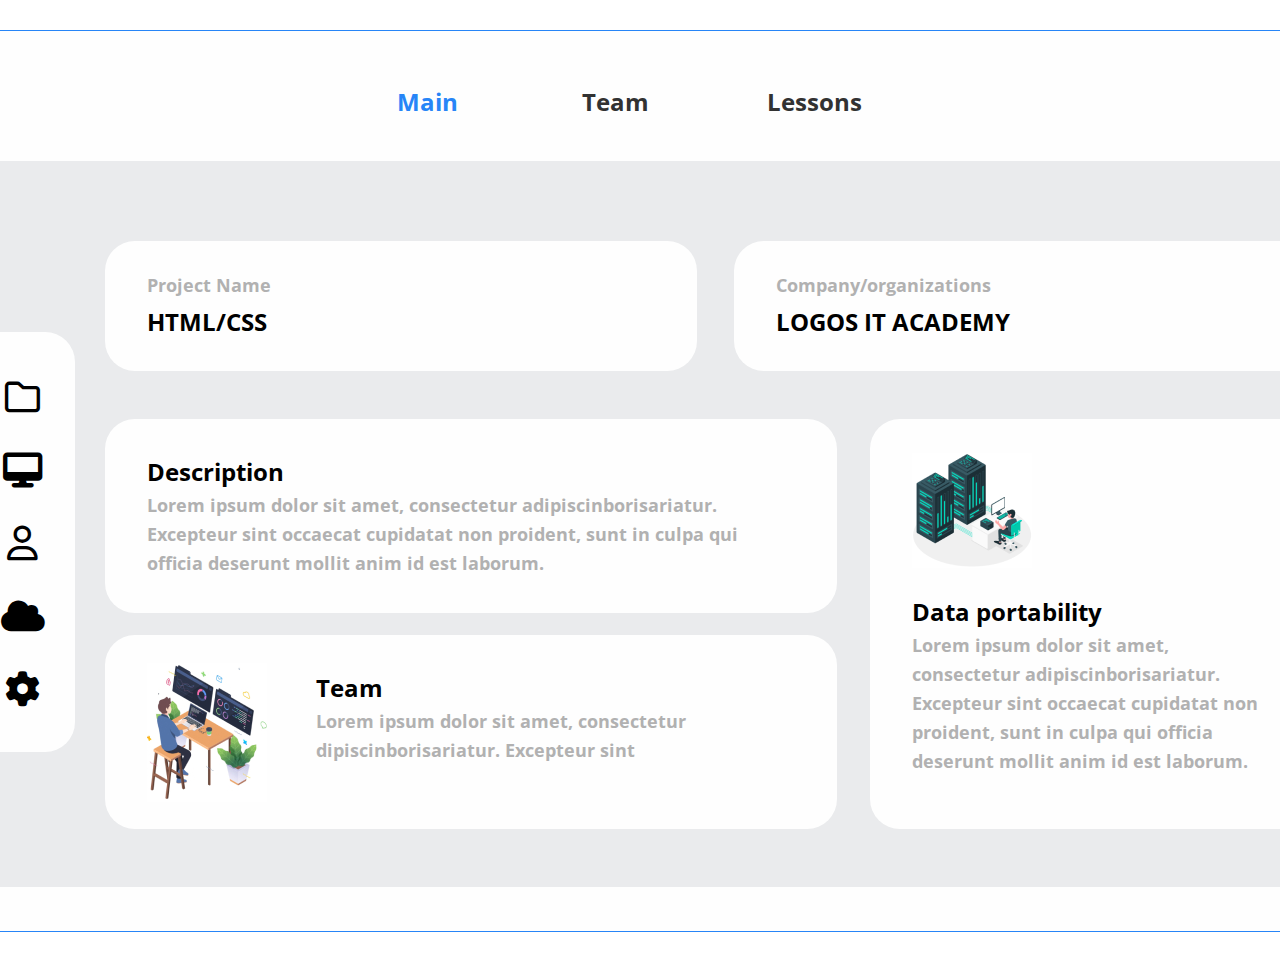
<file: index.html>
<!DOCTYPE html>
<html lang="en">
  <head>
    <meta charset="UTF-8" />
    <meta http-equiv="X-UA-Compatible" content="IE=edge" />
    <meta name="viewport" content="width=device-width, initial-scale=1.0" />
    <title>Document</title>
    <link rel="stylesheet" href="./style.css" />
    <link rel="stylesheet" href="./styles/extensions/fontawesome-free-6.2.0-web/css/all.css" />
    <link rel="preconnect" href="https://fonts.googleapis.com">
<link rel="preconnect" href="https://fonts.gstatic.com" crossorigin>
<link href="https://fonts.googleapis.com/css2?family=Open+Sans:ital,wght@0,300;0,400;0,500;0,600;0,700;0,800;1,300;1,400;1,500;1,600;1,700;1,800&display=swap" rel="stylesheet">
  </head>
  <body>
    <div class="wrapper">
      <div class="menu">
        <a href="./index.html" class="menu-element menu-active">Main</a>
        <a href="./team.html" class="menu-element">Team</a>
        <a href="./lessons.html" class="menu-element">Lessons</a>
      </div>
      <div class="content">
        <div class="content-menu">
          <div class="content-menu-element">
            <i class="fa-regular fa-folder"></i>
          </div>
          <div class="content-menu-element">
            <i class="fa-solid fa-desktop"></i>
          </div>
          <div class="content-menu-element">
            <i class="fa-regular fa-user"></i>
          </div>
          <div class="content-menu-element">
            <i class="fa-solid fa-cloud"></i>
          </div>
          <div class="content-menu-element">
            <i class="fa-solid fa-gear"></i>
          </div>
        </div>
        <div class="project-name">
          <div class="project-name-text">
            <span>Project Name</span>
            <h2>HTML/CSS</h2>
          </div>
        </div>
        <div class="company-organization">
          <div class="company-organization-text">
            <p>Company/organizations</p>
            <h2>LOGOS IT ACADEMY</h2>
          </div>
        </div>
        <div class="description">
            <div class="description-text">
                <h2>Description</h2>
                <p>Lorem ipsum dolor sit amet, consectetur adipiscinborisariatur. Excepteur sint occaecat cupidatat non proident, sunt in culpa qui officia deserunt mollit anim id est laborum.</p>
            </div>
        </div>
        <div class="data-portability">
            <img src="./images/data 1.png" alt=".">
            <div class="data-portability-text">
                <h2>Data portability</h2>
                <p>Lorem ipsum dolor sit amet, consectetur adipiscinborisariatur. Excepteur sint occaecat cupidatat non proident, sunt in culpa qui officia deserunt mollit anim id est laborum.</p>
            </div>
        </div>
        <div class="team">
            <img src="./images/team 1.jpg" alt="">
            <div class="team-text">
                <h2>Team</h2>
                <p>Lorem ipsum dolor sit amet, consectetur dipiscinborisariatur. Excepteur sint  </p>
            </div>
        </div>
      </div>
    </div>
  </body>
</html>
</file>
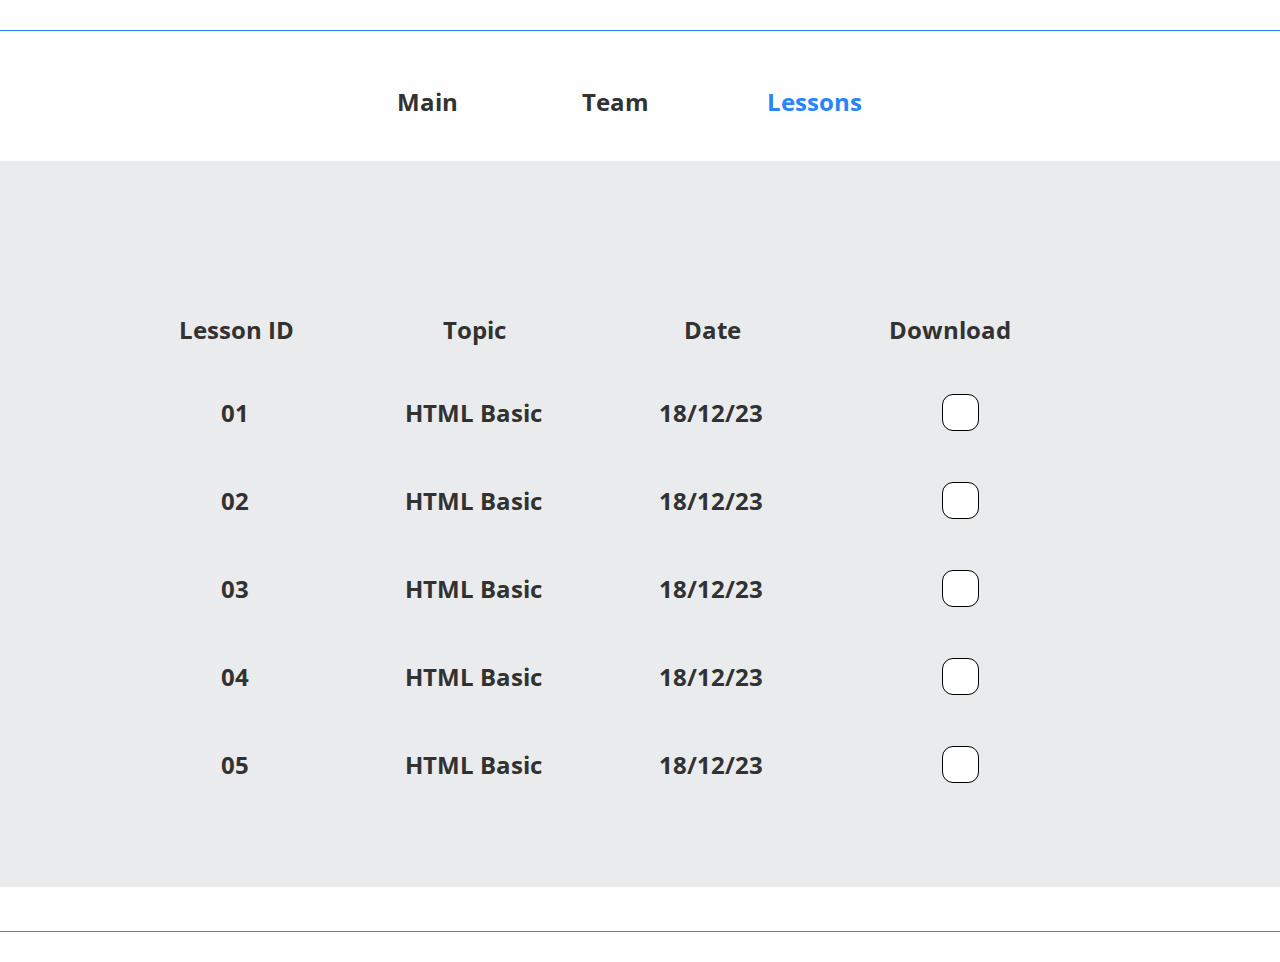
<file: lessons.html>
<!DOCTYPE html>
<html lang="en">
<head>
    <meta charset="UTF-8">
    <meta http-equiv="X-UA-Compatible" content="IE=edge">
    <meta name="viewport" content="width=device-width, initial-scale=1.0">
    <title>Document</title>
    <link rel="stylesheet" href="./style.css">
    <link rel="stylesheet" href="./styles/extensions/fontawesome-free-6.2.0-web/css/all.css">
    <link rel="preconnect" href="https://fonts.googleapis.com">
<link rel="preconnect" href="https://fonts.gstatic.com" crossorigin>
<link href="https://fonts.googleapis.com/css2?family=Open+Sans:ital,wght@0,300;0,400;0,500;0,600;0,700;0,800;1,300;1,400;1,500;1,600;1,700;1,800&display=swap" rel="stylesheet">
</head>
<body>
    <div class="wrapper">
        <div class="menu">
            <a href="./index.html" class="menu-element">Main</a>
            <a href="./team.html" class="menu-element ">Team</a>
            <a href="./lessons.html" class="menu-element menu-active">Lessons</a>
        </div>
        <div class="content">
            <div class="lesson-header">
                <span>Lesson ID</span>
                <span>Topic</span>
                <span>Date</span>
                <span>Download</span>
            </div>
            <div class="lesson-elements">
                <div class="lesson-element">
                    <span>01</span>
                    <span>HTML Basic</span>
                    <span>18/12/23</span>
                    <div class="image">
                        <img src="./images/download 1.png" alt="">
                    </div>
                </div>
                <div class="lesson-element">
                    <span>02</span>
                    <span>HTML Basic</span>
                    <span>18/12/23</span>
                    <div class="image">
                        <img src="./images/download 1.png" alt="">
                    </div>
                </div>
                <div class="lesson-element">
                    <span>03</span>
                    <span>HTML Basic</span>
                    <span>18/12/23</span>
                    <div class="image">
                        <img src="./images/download 1.png" alt="">
                    </div>
                </div>
                <div class="lesson-element">
                    <span>04</span>
                    <span>HTML Basic</span>
                    <span>18/12/23</span>
                    <div class="image">
                        <img src="./images/download 1.png" alt="">
                    </div>
                </div>
                <div class="lesson-element">
                    <span>05</span>
                    <span>HTML Basic</span>
                    <span>18/12/23</span>
                    <div class="image">
                        <img src="./images/download 1.png" alt="">
                    </div>
                </div>
            </div>
        </div>
        
</body>
</html>
</file>
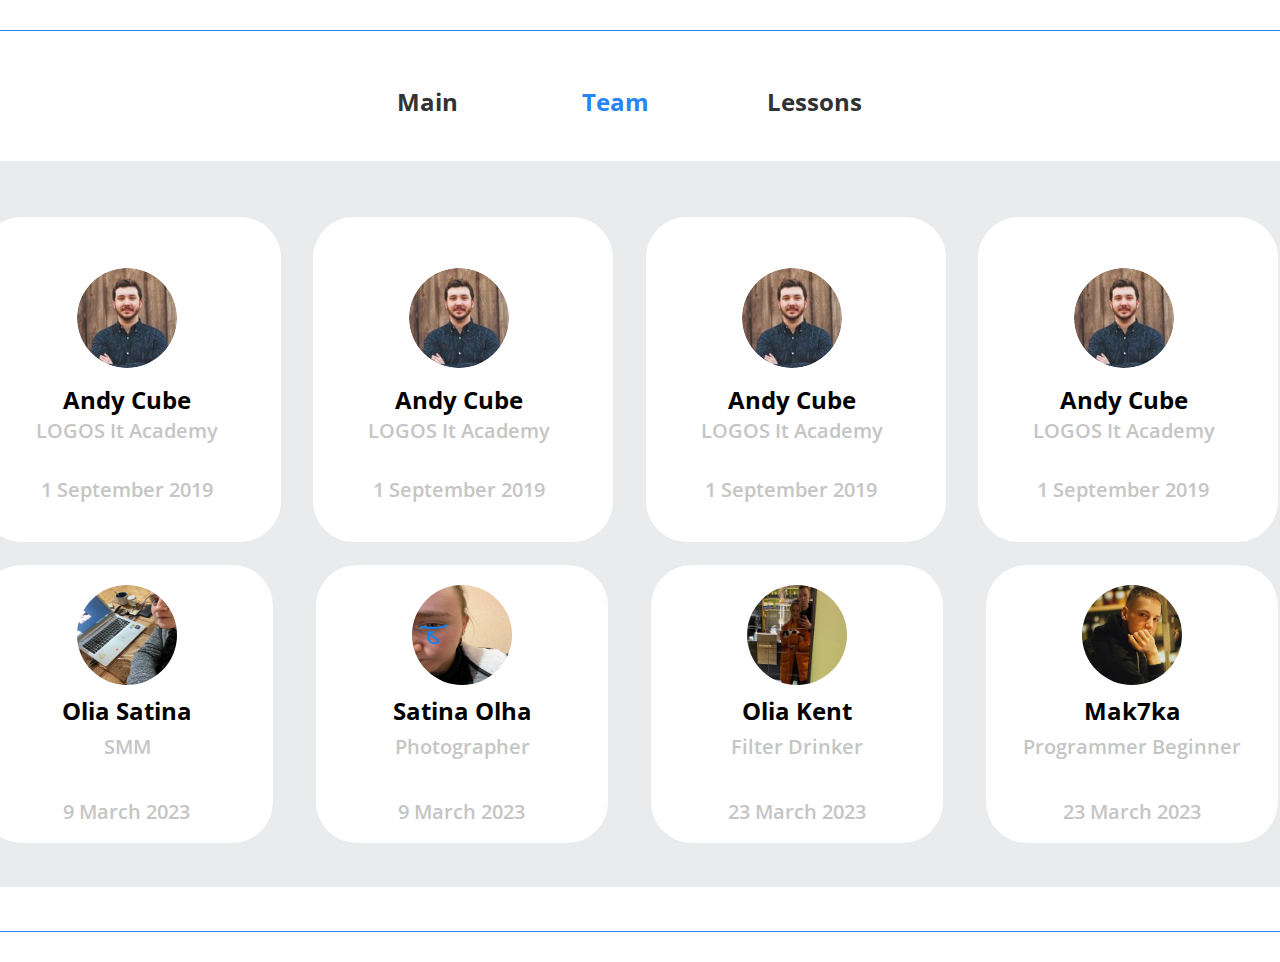
<file: team.html>
<!DOCTYPE html>
<html lang="en">
<head>
    <meta charset="UTF-8">
    <meta http-equiv="X-UA-Compatible" content="IE=edge">
    <meta name="viewport" content="width=device-width, initial-scale=1.0">
    <title>Document</title>
    <link rel="stylesheet" href="./style.css">
    <link rel="stylesheet" href="./styles/extensions/fontawesome-free-6.2.0-web/css/all.css">
    <link rel="preconnect" href="https://fonts.googleapis.com">
    <link rel="preconnect" href="https://fonts.gstatic.com" crossorigin>
    <link href="https://fonts.googleapis.com/css2?family=Open+Sans:ital,wght@0,300;0,400;0,500;0,600;0,700;0,800;1,300;1,400;1,500;1,600;1,700;1,800&display=swap" rel="stylesheet">
</head>
<body>
    <div class="wrapper">
        <div class="menu">
            <a href="./index.html" class="menu-element">Main</a>
            <a href="./team.html" class="menu-element menu-active">Team</a>
            <a href="./lessons.html" class="menu-element">Lessons</a>
        </div>
        <div class="content">
            <div class="first-block">
                <div class="profile">
                    <img src="./images/1 (1) 1.jpg" alt="">
                    <div class="profile-name">
                        <h3>Andy Cube</h3>
                        <p>LOGOS It Academy</p>
                    </div>
                    <div class="profile-date">
                        <p>1 September 2019</p>
                    </div>
                </div>
                <div class="profile">
                    <img src="./images/1 (1) 1.jpg" alt="">
                    <div class="profile-name">
                        <h3>Andy Cube</h3>
                        <p>LOGOS It Academy</p>
                    </div>
                    <div class="profile-date">
                        <p>1 September 2019</p>
                    </div>
                </div>
                <div class="profile">
                    <img src="./images/1 (1) 1.jpg" alt="">
                    <div class="profile-name">
                        <h3>Andy Cube</h3>
                        <p>LOGOS It Academy</p>
                    </div>
                    <div class="profile-date">
                        <p>1 September 2019</p>
                    </div>
                </div>
                <div class="profile">
                    <img src="./images/1 (1) 1.jpg" alt="">
                    <div class="profile-name">
                        <h3>Andy Cube</h3>
                        <p>LOGOS It Academy</p>
                    </div>
                    <div class="profile-date">
                        <p>1 September 2019</p>
                    </div>
                </div>
            </div>
            <div class="second-block">
                <div class="profile-2">
                    <img src="./images/photo_2023-03-23_23-05-52.jpg" alt="">
                    <div class="profile-name-2">
                        <h3>Olia Satina</h3>
                        <p>SMM</p>
                    </div>
                    <div class="profile-date-2">
                        <p>9 March 2023</p>
                    </div>
                </div>
                <div class="profile-2">
                    <img src="./images/photo_2023-03-23_23-09-48.jpg" alt="">
                    <div class="profile-name-2">
                        <h3>Satina Olha</h3>
                        <p>Photographer</p>
                    </div>
                    <div class="profile-date-2">
                        <p>9 March 2023</p>
                    </div>
                </div>
                <div class="profile-2">
                    <img src="./images/photo_2023-03-23_23-11-59.jpg" alt="">
                    <div class="profile-name-2">
                        <h3>Olia Kent</h3>
                        <p>Filter Drinker</p>
                    </div>
                    <div class="profile-date-2">
                        <p>23 March 2023</p>
                    </div>
                </div>
                <div class="profile-2">
                    <img src="./images/photo_2023-03-23_23-13-48.jpg" alt="">
                    <div class="profile-name-2">
                        <h3>Mak7ka</h3>
                        <p>Programmer Beginner</p>
                    </div>
                    <div class="profile-date-2">
                        <p>23 March 2023</p>
                    </div>
                </div>
            </div>
        </div>
</body>
</html>
</file>
<file: style.css>
* {
    margin: 0;
    padding: 0;
    border: 0;
}

body {
    display: flex;
    justify-content: center;
}

.wrapper {
    width: 1440px;
    height: 900px;
    border: 1px solid #2785F7;
    margin: 30px;
    background-color: #FEFEFE;
    font-family: 'Open Sans', sans-serif;
    font-style: normal;
   
}

.menu {
    width: 100%;
    height: 130px;
    display: flex;
    justify-content: center;
}

.menu-element {
    width: 116px;
    height: 44px;
    margin: 54px 69px 32px 0;
    text-decoration: none;
    color: #323232;
    font-weight: 700;
    font-size: 24px;
    line-height: 33px;
    transition: 0.3s;
}

.menu-active {
    color: #2785F7;
}

.menu-element:hover {
    color: #2785F7;
    font-size: 25px;
}

.menu a:last-child {
    margin-right: 0;
}

.content {
    width: 1404px;
    height: 726px;
    position: relative;
    background-color: #EAEBED;
    border-radius: 30px;
    margin-left: 18px;
    margin-bottom: 44px;
}

.content-menu {
    width: 105px;
    height: 420px;
    position: absolute;
    left:23px;
    top:171px;
    background-color: #FEFEFE;
    border-radius: 30px;
    display: flex;
    flex-direction: column;
    justify-content: space-between;
    align-items: center;
}

.content-menu-element {
    width: 67px;
    height: 62px;
    border-radius:15px;
    background-color: #FEFEFE;
    display: flex;
    justify-content: center;
    align-items:center;
    font-size: 35px;
    transition: 0.2s;
}

.content-menu-element:hover {
    color: #fff;
    background-color: #2785F7;
    cursor: pointer;
}

.content-menu-element:last-child {
    margin-bottom: 33px;
}

.content-menu-element:first-child {
    margin-top: 33px;
}

.project-name {
    position: absolute;
    top:80px;
    left:158px;
    width: 592px;
    height: 130px;
    background-color:  #FEFEFE;
    border-radius: 30px;
}

.project-name-text {
    width: 129px;
    height: 66px;
    position: absolute;
    left:42px;
    top:32px;
    display: flex;
    flex-direction: column;
    justify-content: space-between;
}

.project-name-text span {
    font-weight: 700;
    font-size: 18px;
    color:#B1B1B1;
    line-height: 24.5px;
}

.project-name-text h2 {
    font-weight: 700;
    font-size: 24px;
    color:#000000;
    line-height: 32.68px;
}

.company-organization {
    position: absolute;
    top:80px;
    left:787px;
    width: 583px;
    height: 130px;
    background-color:  #FEFEFE;
    border-radius: 30px;
}

.company-organization-text {
    width: 234px;
    height: 66px;
    position: absolute;
    left:42px;
    top:32px;
    display: flex;
    flex-direction: column;
    justify-content: space-between;
}

.company-organization-text p {
    font-weight: 700;
    font-size: 18px;
    color:#B1B1B1;
    line-height: 24.51px;
}

.company-organization-text h2 {
    font-weight: 700;
    font-size: 24px;
    color:#000000;
    line-height: 32.68px;
}

.description {
    width: 732px;
    height: 194px;
    background-color: #FEFEFE;
    position: absolute;
    left:158px;
    top:258px;
    border-radius:30px;
}

.description-text {
    width: 624px;
    height: 126px;
    position: absolute;
    left:42px;
    top:34px;
}

.description-text h2 {
    font-weight: 700;
    font-size: 24px;
    color:#000000;
    line-height: 38.4px;
}

.description-text p {
    font-weight: 700;
    font-size: 18px;
    color:#B1B1B1;
    line-height: 28.8px;
}

.data-portability {
    width: 447px;
    height: 410px;
    position: absolute;
    left:923px;
    top:258px;
    background: #FEFEFE;
    border-radius: 30px;
}

.data-portability img {
    position: absolute;
    top:34px;
    left:42px
}

.data-portability-text {
    width: 366px;
    height: 198px;
    position: absolute;
    top:174px;
    left:42px;

}

.data-portability-text h2 {
    font-weight: 700;
    font-size: 24px;
    color:#000000;
    line-height: 38.4px;
}

.data-portability-text p {
    font-weight: 700;
    font-size: 18px;
    color:#B1B1B1;
    line-height: 28.8px;
}

.team {
    width: 732px;
    height: 194px;
    position: absolute;
    top:474px;
    left:158px;
    background: #FEFEFE;
    border-radius: 30px;
}

.team img {
    position: absolute;
    left:42px;
    top:28px;
}

.team-text {
    width: 495px;
    height: 97px;
    position: absolute;
    left:211px;
    top:34px;
}

.team-text h2 {
    font-weight: 700;
    font-size: 24px;
    color:#000000;
    line-height: 38.4px;
}

.team-text p {
    font-weight: 700;
    font-size: 18px;
    color:#B1B1B1;
    line-height: 28.8px;
}

.first-block {
    width: 1297px;
    height: 325px;
    position: absolute;
    top: 56px;
    left: 34px;
    display: flex;
    justify-content: space-between;
}

.profile {
    width: 300px;
    height: 325px;  
    background-color: #FFFFFF;
    border-radius: 41px;
    transition: 0.15s;
}

.profile:hover {
    background-color: #2785F7;
    cursor:pointer
}


.profile img {
    margin-top: 51px;
    margin-left: 96px;
    border-radius:50%;
}

.profile-name {
    width: 232px;
    height:64px;
    margin-left: 30px;
    margin-top: 11px;
    text-align: center;
}

.profile-name h3{
    font-weight: 700;
    font-size: 24px;
    line-height: 32.68px;
    color: #000000;
}

.profile-name p {
    font-weight: 600;
    font-size: 20px;
    line-height: 27.24px;
    color: #C5C5C5;
    transition: 0.15;
}

.profile-date {
    width: 215px;
    height: 44px;
    margin-top: 28px;
    margin-left: 38px;
    text-align: center;
    font-weight: 600;
    font-size: 20px;
    line-height: 27px;
    color: #C5C5C5;
}

.profile:hover .profile-name p {
    color: #fff;
}

.profile:hover .profile-name h3 {
    color: #fff;
}

.profile:hover .profile-date  {
    color: #fff;
}

.second-block {
    width: 1297px;
    height: 278px;
    position: absolute;
    top: 404px;
    left: 34px;
    display: flex;
    justify-content: space-between;
}

.profile-2 {
    width: 292px;
    height: 278px;  
    background-color: #FFFFFF;
    border-radius: 41px;
    transition: 0.15s;
}

.profile-2:hover {
    background-color: #2785F7;
    cursor:pointer

}

.profile-2 img {
    height: 100px;
    width: 100px;
    margin-top: 20px;
    margin-left: 96px;
    border-radius:50%;

}

.profile-name-2 {
    width: 232px;
    height: 64px;
    margin-left: 30px;
    margin-top: 5px;
    text-align: center;
}

.profile-name-2 h3{
    font-weight: 700;
    font-size: 24px;
    line-height: 32.68px;
    color: #000000;
}

.profile-name-2 p {
    font-weight: 600;
    font-size: 20px;
    line-height: 37.24px;
    color: #C5C5C5;
}

.profile-date-2 {
    width: 215px;
    height: 44px;
    margin-top: 39px;
    margin-left: 38px;
    text-align: center;
    font-weight: 600;
    font-size: 20px;
    line-height: 27px;
    color: #C5C5C5;
}

.profile-2:hover .profile-name-2 p {
    color: #fff;
}

.profile-2:hover .profile-name-2 h3 {
    color: #fff;
}

.profile-2:hover .profile-date-2  {
    color: #fff;
}

.lesson-header {
    width: 852px;
    height: 40px;
    position: absolute;
    top:152px;
    left: 220px;
    display: flex;
    justify-content: space-between;
    border-color:#EAEBED;
}

.lesson-header span {
    width: 138px;
    height: 40px;
    font-weight: 700;
    font-size: 24px;
    line-height: 33px;
    text-align: center;
    color: #323232;
}

.lesson-elements {
    width: 1194px;
    height: 416px;
    position: absolute;
    top:219px;
    left:49px;
    display: flex;
    flex-direction: column;
    justify-content: space-between;
}

.lesson-element {
    width: 1153px;
    height: 64px;
    border-radius: 21px;
    display: flex;
    justify-content: center;
    align-items:center;
    transition: 0.1s
}

.lesson-element:hover {
    background-color: #ffffff;
}

.lesson-element span {
    width: 138px;
    height: 40px;
    margin-right: 100px;
    display: flex;
    justify-content: center;
    align-items:center;
    font-weight: 700;
    font-size: 24px;
    line-height: 33px;
    color: #323232;
}

.lesson-element span:last-child {
    margin-right: 0;
}

.lesson-element span:nth-child(3) {
    margin-right: 162px;
}

.lesson-element .image {
    width: 35px;
    height: 35px;
    background: #FFFFFF;
    border-radius: 11px;    
    border:1px solid #000;
    display: flex;
    justify-content: center;
    align-items:center;
    transition:0.15s;
}

.lesson-element .image:hover  {
    background: #2684F7;
    cursor: pointer;
}

.lesson-element img {
    width: 18px;
    height: 20px;
}
</file>
